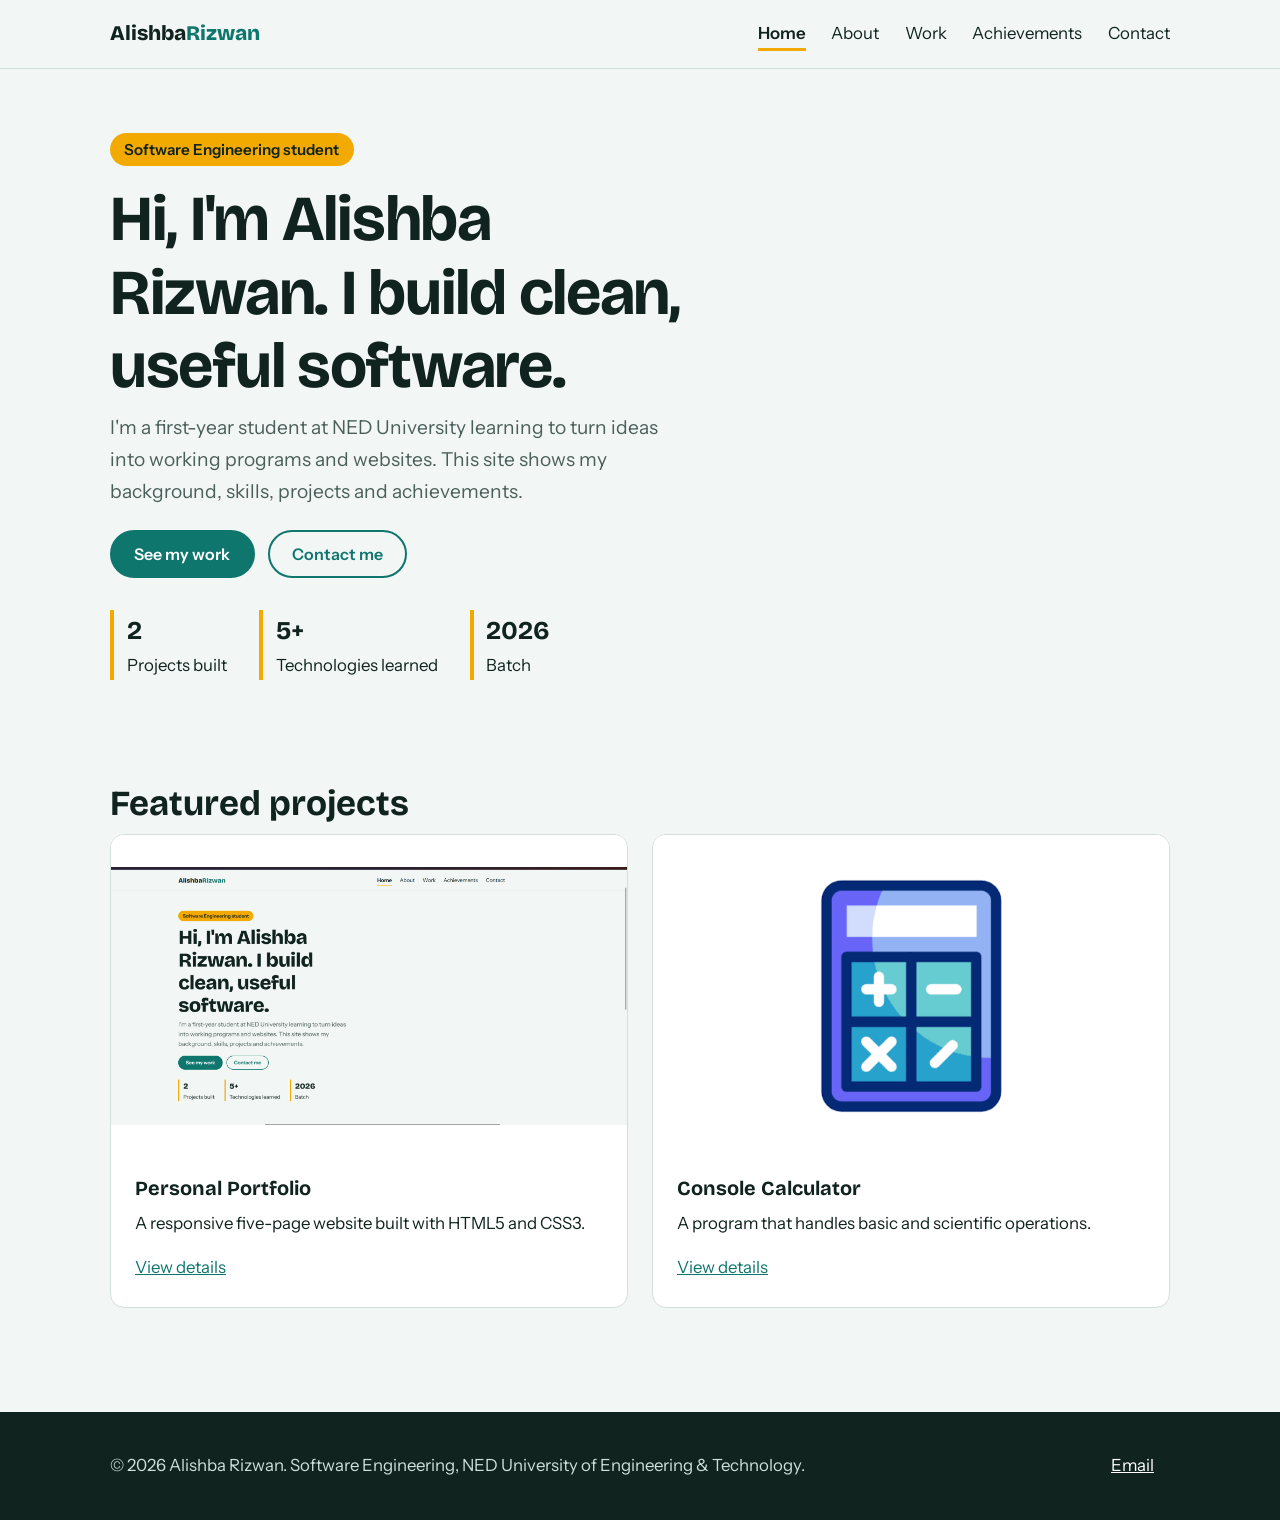
<file: index.html>
<!DOCTYPE html>
<html lang="en">
<head>
<meta charset="UTF-8">
<meta name="viewport" content="width=device-width, initial-scale=1">
<meta name="description" content="Personal portfolio of Alishba Rizwan, a Software Engineering student at NED University.">
<title>Home | Alishba Rizwan</title>
<link rel="preconnect" href="https://fonts.googleapis.com">
<link rel="stylesheet" href="https://fonts.googleapis.com/css2?family=Bricolage+Grotesque:wght@600;800&family=Instrument+Sans:wght@400;600&display=swap">
<link rel="stylesheet" href="style.css">
</head>
<body>
<header class="site-header">
  <div class="wrap">
    <a class="logo" href="index.html">Alishba<span>Rizwan</span></a>
    <input type="checkbox" id="nav-toggle" class="nav-toggle" aria-label="Toggle menu">
    <label for="nav-toggle" class="nav-btn">Menu</label>
    <nav class="nav" aria-label="Main">
      <ul>
        <li><a href="index.html" aria-current="page">Home</a></li>
        <li><a href="about.html">About</a></li>
        <li><a href="work.html">Work</a></li>
        <li><a href="achievements.html">Achievements</a></li>
        <li><a href="contact.html">Contact</a></li>
      </ul>
    </nav>
  </div>
</header>
<main>
<section class="hero">
  <div class="wrap">
    <div>
      <span class="tag">Software Engineering student</span>
      <h1>Hi, I'm Alishba Rizwan. I build clean, useful software.</h1>
      <p class="lead">I'm a first-year student at NED University learning to turn ideas into working programs and websites. This site shows my background, skills, projects and achievements.</p>
      <div class="btn-row">
        <a class="btn" href="work.html">See my work</a>
        <a class="btn ghost" href="contact.html">Contact me</a>
      </div>
      <div class="stats">
        <div><strong>2</strong>Projects built</div>
        <div><strong>5+</strong>Technologies learned</div>
        <div><strong>2026</strong>Batch</div>
      </div>
    </div>
  </div>
</section>

<section>
  <div class="wrap">
    <h2>Featured projects</h2>
    <div class="grid two">
      <article class="card flat">
        <img src="images/project1.png" alt="Preview of the student portfolio website" width="640" height="420">
        <div class="body"><h3>Personal Portfolio</h3><p>A responsive five-page website built with HTML5 and CSS3.</p><a href="work.html">View details</a></div>
      </article>
      <article class="card flat">
        <img src="images/project2.png" alt="Preview of the calculator project" width="640" height="420">
        <div class="body"><h3>Console Calculator</h3><p>A program that handles basic and scientific operations.</p><a href="projects/calculator/index.html">View details</a></div>
      </article>
    </div>
  </div>
</section>
</main>
<footer class="site-footer">
  <div class="wrap">
    <p>&copy; 2026 Alishba Rizwan. Software Engineering, NED University of Engineering &amp; Technology.</p>
    <p><a href="mailto:alishbar237@gmail.com">Email</a></p>
  </div>
</footer>
</body>
</html>
</file>
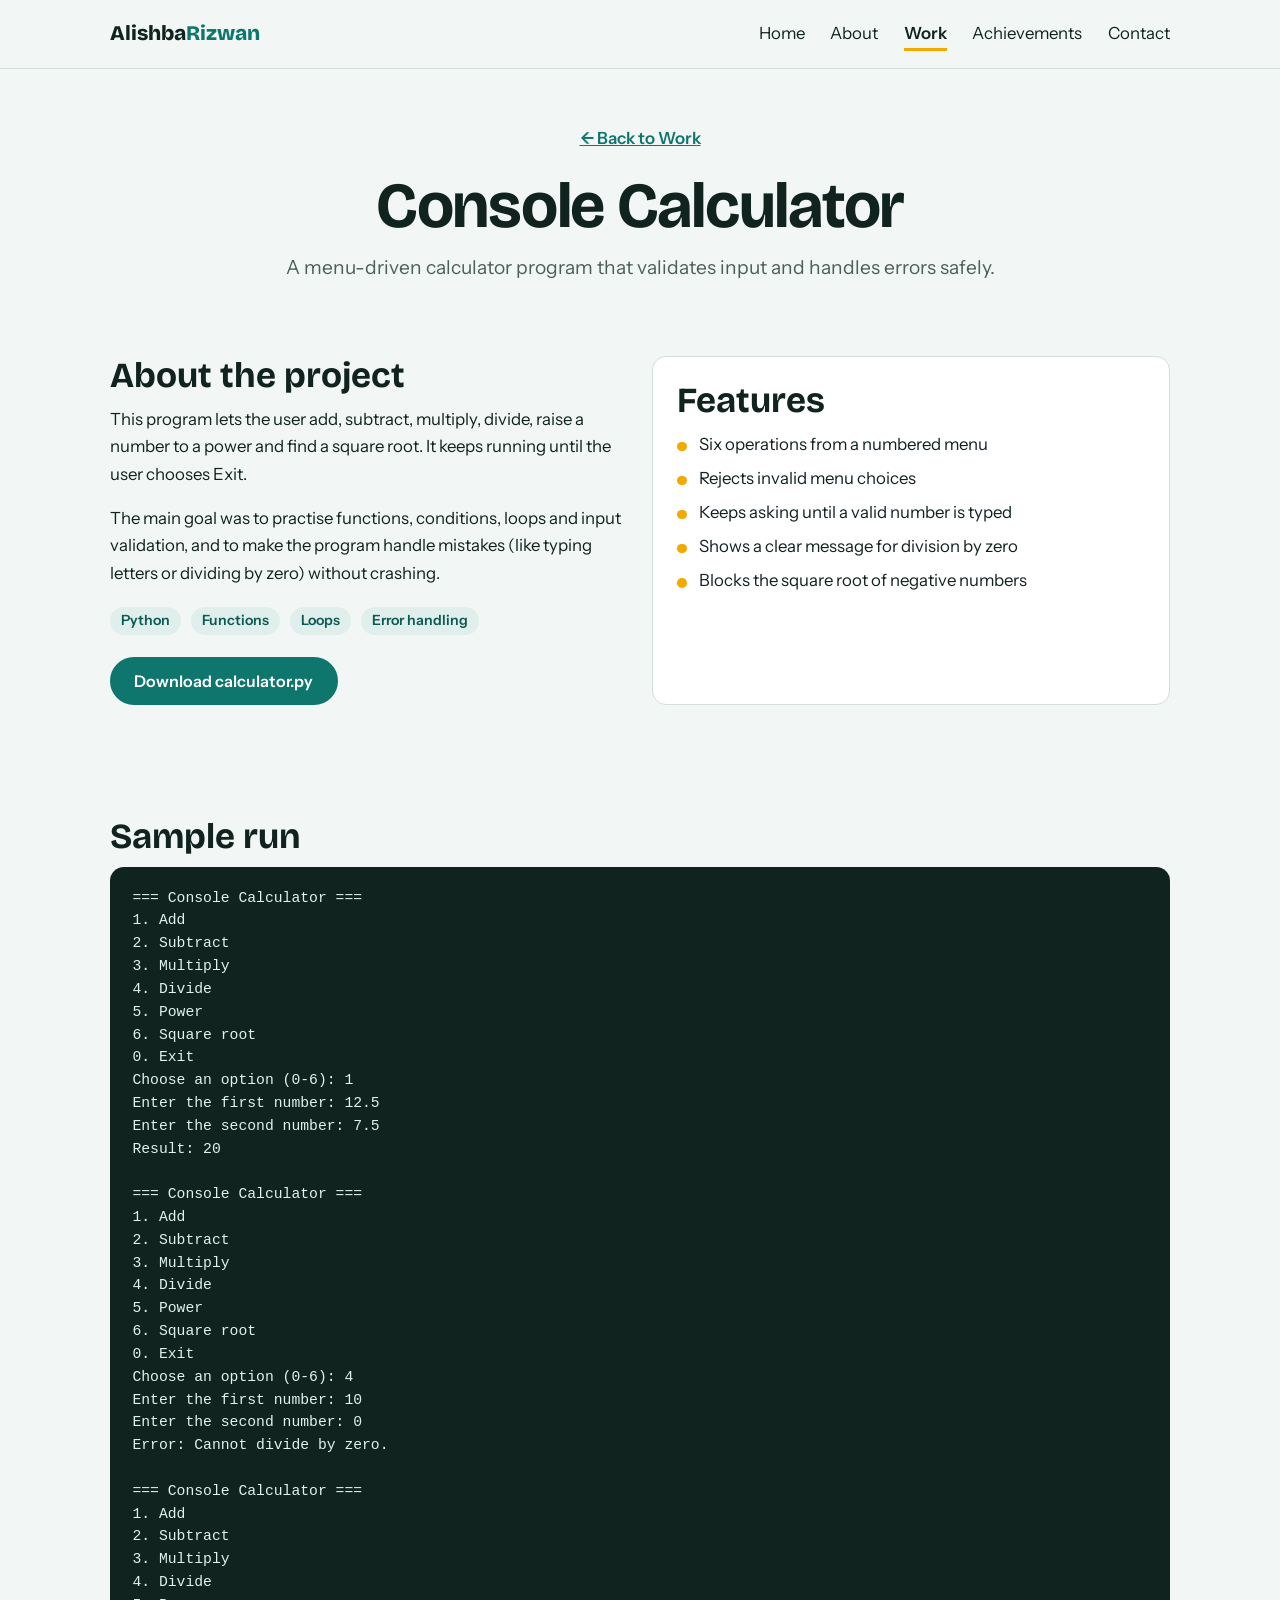
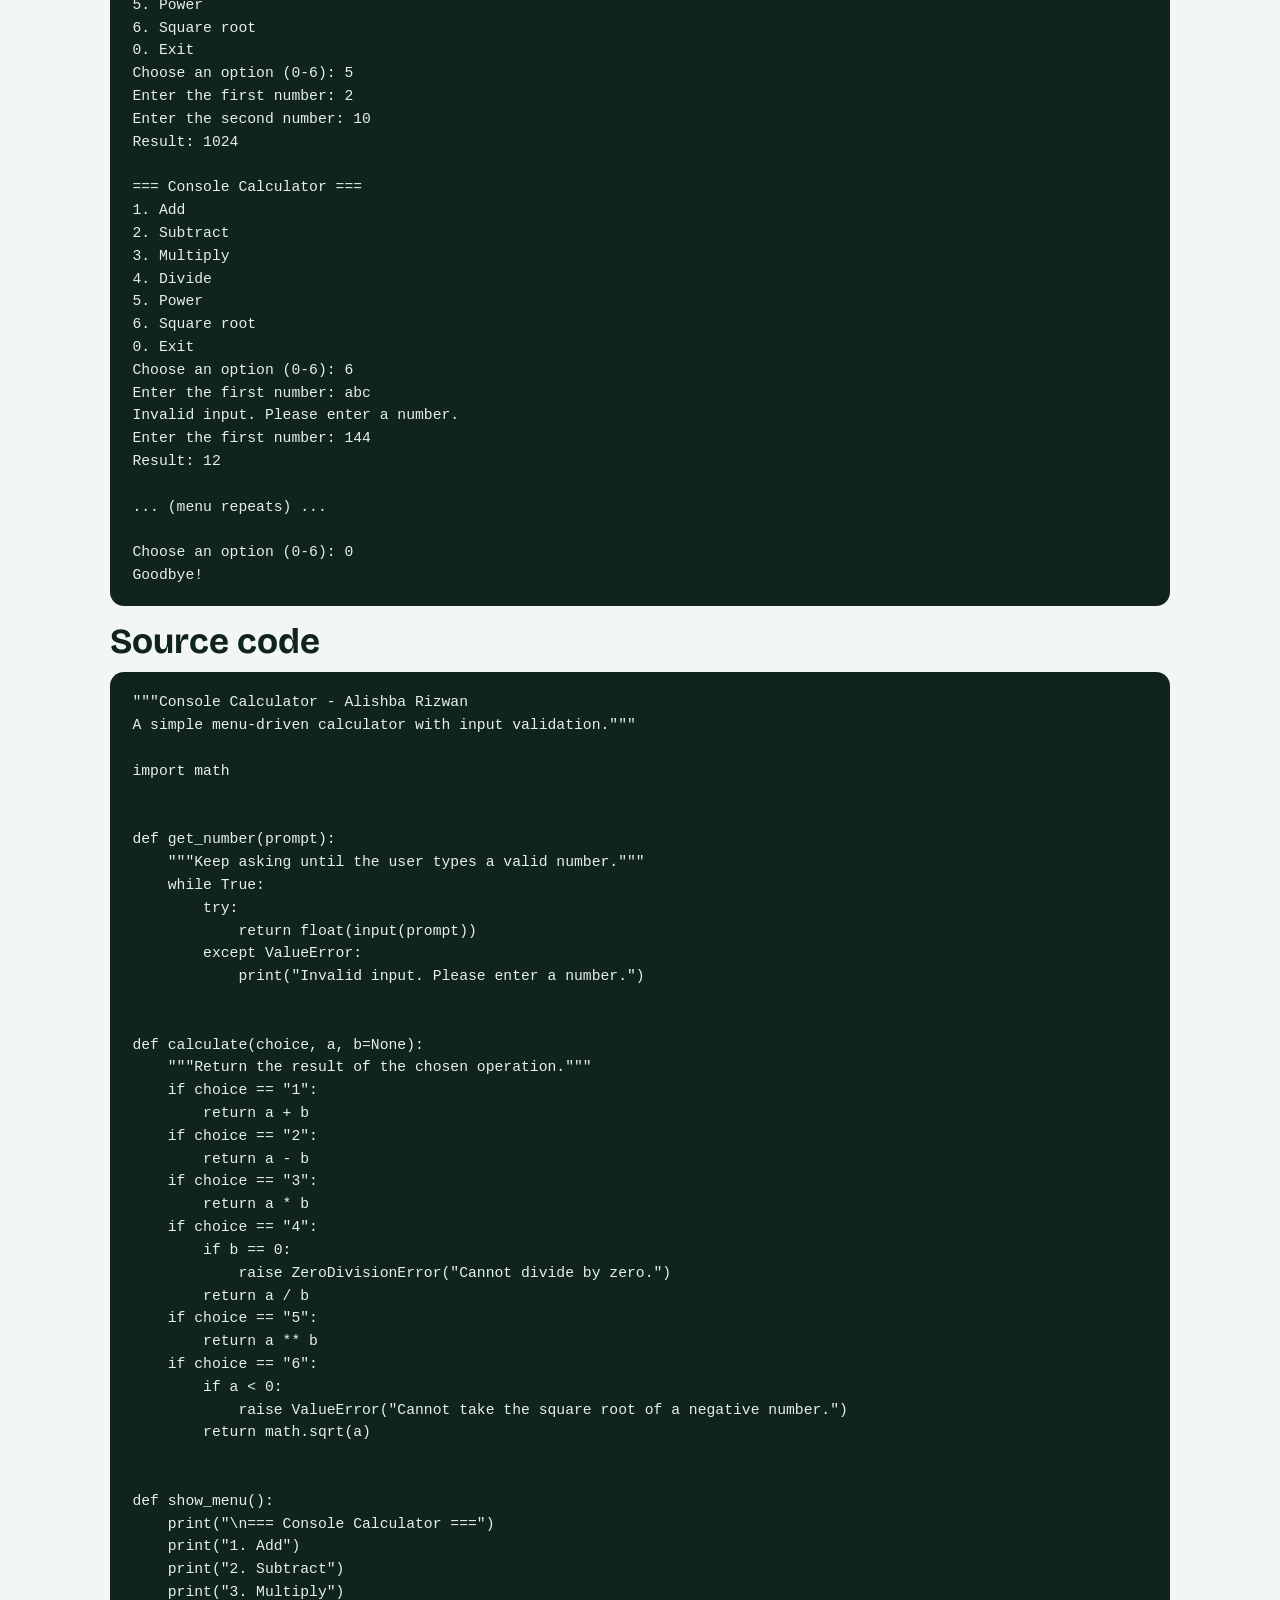
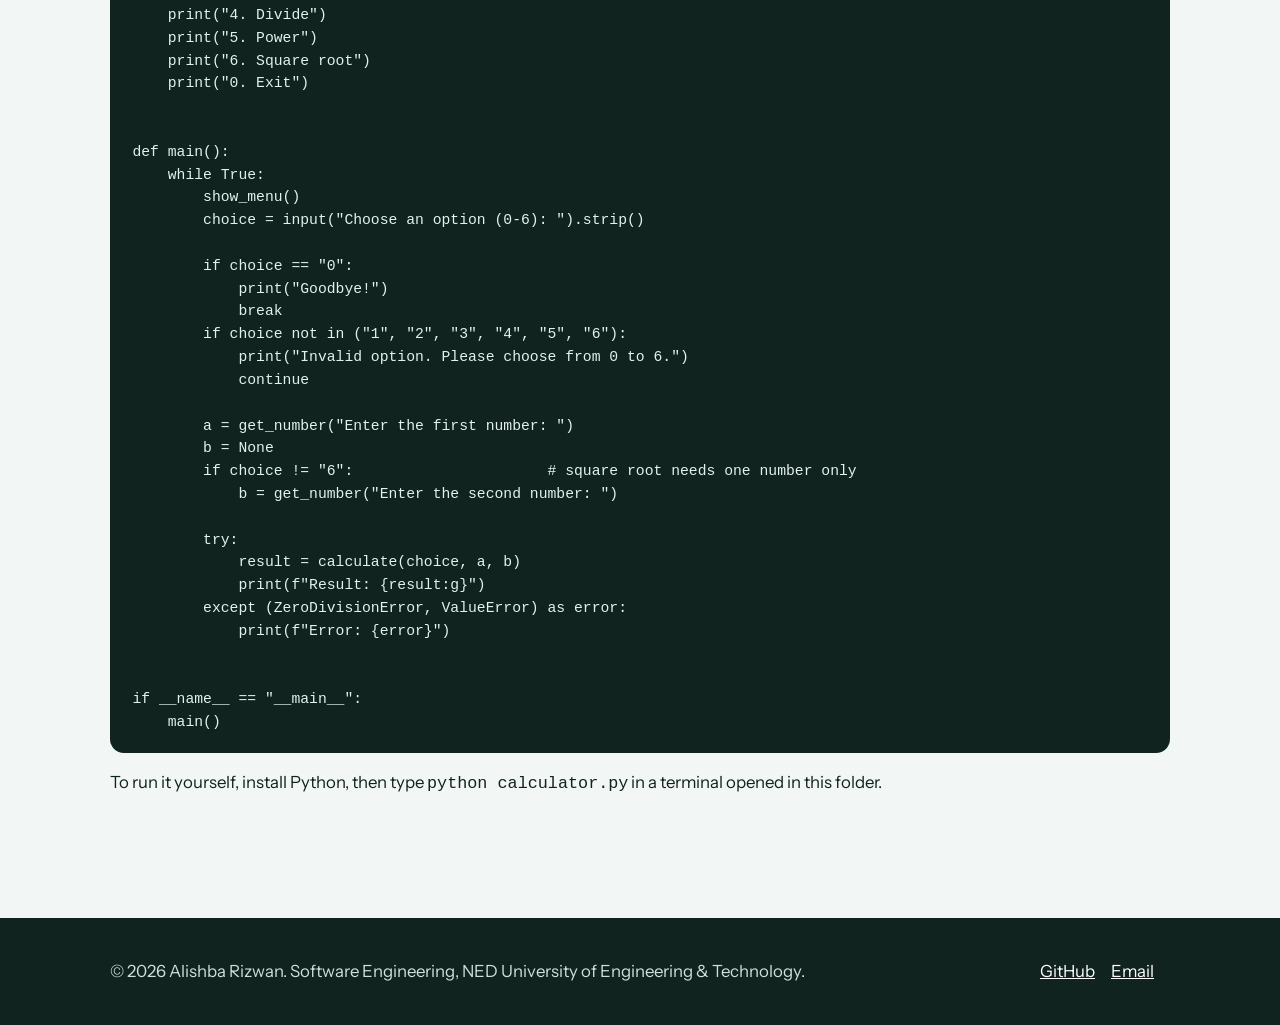
<file: projects/calculator/index.html>
<!DOCTYPE html>
<html lang="en">
<head>
<meta charset="UTF-8">
<meta name="viewport" content="width=device-width, initial-scale=1">
<meta name="description" content="Console Calculator - project by Alishba Rizwan.">
<title>Console Calculator | Alishba Rizwan</title>
<link rel="stylesheet" href="https://fonts.googleapis.com/css2?family=Bricolage+Grotesque:wght@600;800&family=Instrument+Sans:wght@400;600&display=swap">
<link rel="stylesheet" href="../../style.css">
</head>
<body>
<header class="site-header">
  <div class="wrap">
    <a class="logo" href="../../index.html">Alishba<span>Rizwan</span></a>
    <input type="checkbox" id="nav-toggle" class="nav-toggle" aria-label="Toggle menu">
    <label for="nav-toggle" class="nav-btn">Menu</label>
    <nav class="nav" aria-label="Main">
      <ul>
        <li><a href="../../index.html">Home</a></li>
        <li><a href="../../about.html">About</a></li>
        <li><a href="../../work.html" aria-current="page">Work</a></li>
        <li><a href="../../achievements.html">Achievements</a></li>
        <li><a href="../../contact.html">Contact</a></li>
      </ul>
    </nav>
  </div>
</header>
<main>
<div class="wrap">
  <div class="page-title">
    <a class="back" href="../../work.html">&larr; Back to Work</a>
    <h1>Console Calculator</h1>
    <p class="lead">A menu-driven calculator program that validates input and handles errors safely.</p>
  </div>
</div>

<section>
  <div class="wrap grid two">
    <div>
      <h2>About the project</h2>
      <p>This program lets the user add, subtract, multiply, divide, raise a number to a power and find a square root. It keeps running until the user chooses Exit.</p>
      <p>The main goal was to practise functions, conditions, loops and input validation, and to make the program handle mistakes (like typing letters or dividing by zero) without crashing.</p>
      <p class="meta"><span class="chip">Python</span><span class="chip">Functions</span><span class="chip">Loops</span><span class="chip">Error handling</span></p>
      <div class="btn-row"><a class="btn" href="calculator.py" download>Download calculator.py</a></div>
    </div>
    <div class="card">
      <h2>Features</h2>
      <ul class="tick-list">
        <li>Six operations from a numbered menu</li>
        <li>Rejects invalid menu choices</li>
        <li>Keeps asking until a valid number is typed</li>
        <li>Shows a clear message for division by zero</li>
        <li>Blocks the square root of negative numbers</li>
      </ul>
    </div>
  </div>
</section>

<section>
  <div class="wrap">
    <h2>Sample run</h2>
    <pre class="code-block">=== Console Calculator ===
1. Add
2. Subtract
3. Multiply
4. Divide
5. Power
6. Square root
0. Exit
Choose an option (0-6): 1
Enter the first number: 12.5
Enter the second number: 7.5
Result: 20

=== Console Calculator ===
1. Add
2. Subtract
3. Multiply
4. Divide
5. Power
6. Square root
0. Exit
Choose an option (0-6): 4
Enter the first number: 10
Enter the second number: 0
Error: Cannot divide by zero.

=== Console Calculator ===
1. Add
2. Subtract
3. Multiply
4. Divide
5. Power
6. Square root
0. Exit
Choose an option (0-6): 5
Enter the first number: 2
Enter the second number: 10
Result: 1024

=== Console Calculator ===
1. Add
2. Subtract
3. Multiply
4. Divide
5. Power
6. Square root
0. Exit
Choose an option (0-6): 6
Enter the first number: abc
Invalid input. Please enter a number.
Enter the first number: 144
Result: 12

... (menu repeats) ...

Choose an option (0-6): 0
Goodbye!</pre>
    <h2>Source code</h2>
    <pre class="code-block">&quot;&quot;&quot;Console Calculator - Alishba Rizwan
A simple menu-driven calculator with input validation.&quot;&quot;&quot;

import math


def get_number(prompt):
    &quot;&quot;&quot;Keep asking until the user types a valid number.&quot;&quot;&quot;
    while True:
        try:
            return float(input(prompt))
        except ValueError:
            print(&quot;Invalid input. Please enter a number.&quot;)


def calculate(choice, a, b=None):
    &quot;&quot;&quot;Return the result of the chosen operation.&quot;&quot;&quot;
    if choice == &quot;1&quot;:
        return a + b
    if choice == &quot;2&quot;:
        return a - b
    if choice == &quot;3&quot;:
        return a * b
    if choice == &quot;4&quot;:
        if b == 0:
            raise ZeroDivisionError(&quot;Cannot divide by zero.&quot;)
        return a / b
    if choice == &quot;5&quot;:
        return a ** b
    if choice == &quot;6&quot;:
        if a &lt; 0:
            raise ValueError(&quot;Cannot take the square root of a negative number.&quot;)
        return math.sqrt(a)


def show_menu():
    print(&quot;\n=== Console Calculator ===&quot;)
    print(&quot;1. Add&quot;)
    print(&quot;2. Subtract&quot;)
    print(&quot;3. Multiply&quot;)
    print(&quot;4. Divide&quot;)
    print(&quot;5. Power&quot;)
    print(&quot;6. Square root&quot;)
    print(&quot;0. Exit&quot;)


def main():
    while True:
        show_menu()
        choice = input(&quot;Choose an option (0-6): &quot;).strip()

        if choice == &quot;0&quot;:
            print(&quot;Goodbye!&quot;)
            break
        if choice not in (&quot;1&quot;, &quot;2&quot;, &quot;3&quot;, &quot;4&quot;, &quot;5&quot;, &quot;6&quot;):
            print(&quot;Invalid option. Please choose from 0 to 6.&quot;)
            continue

        a = get_number(&quot;Enter the first number: &quot;)
        b = None
        if choice != &quot;6&quot;:                      # square root needs one number only
            b = get_number(&quot;Enter the second number: &quot;)

        try:
            result = calculate(choice, a, b)
            print(f&quot;Result: {result:g}&quot;)
        except (ZeroDivisionError, ValueError) as error:
            print(f&quot;Error: {error}&quot;)


if __name__ == &quot;__main__&quot;:
    main()
</pre>
    <p>To run it yourself, install Python, then type <code>python calculator.py</code> in a terminal opened in this folder.</p>
  </div>
</section>
</main>
<footer class="site-footer">
  <div class="wrap">
    <p>&copy; 2026 Alishba Rizwan. Software Engineering, NED University of Engineering &amp; Technology.</p>
    <p><a href="https://github.com/AlishbaRiz05">GitHub</a><a href="mailto:alishbar237@gmail.com">Email</a></p>
  </div>
</footer>
</body>
</html>
</file>
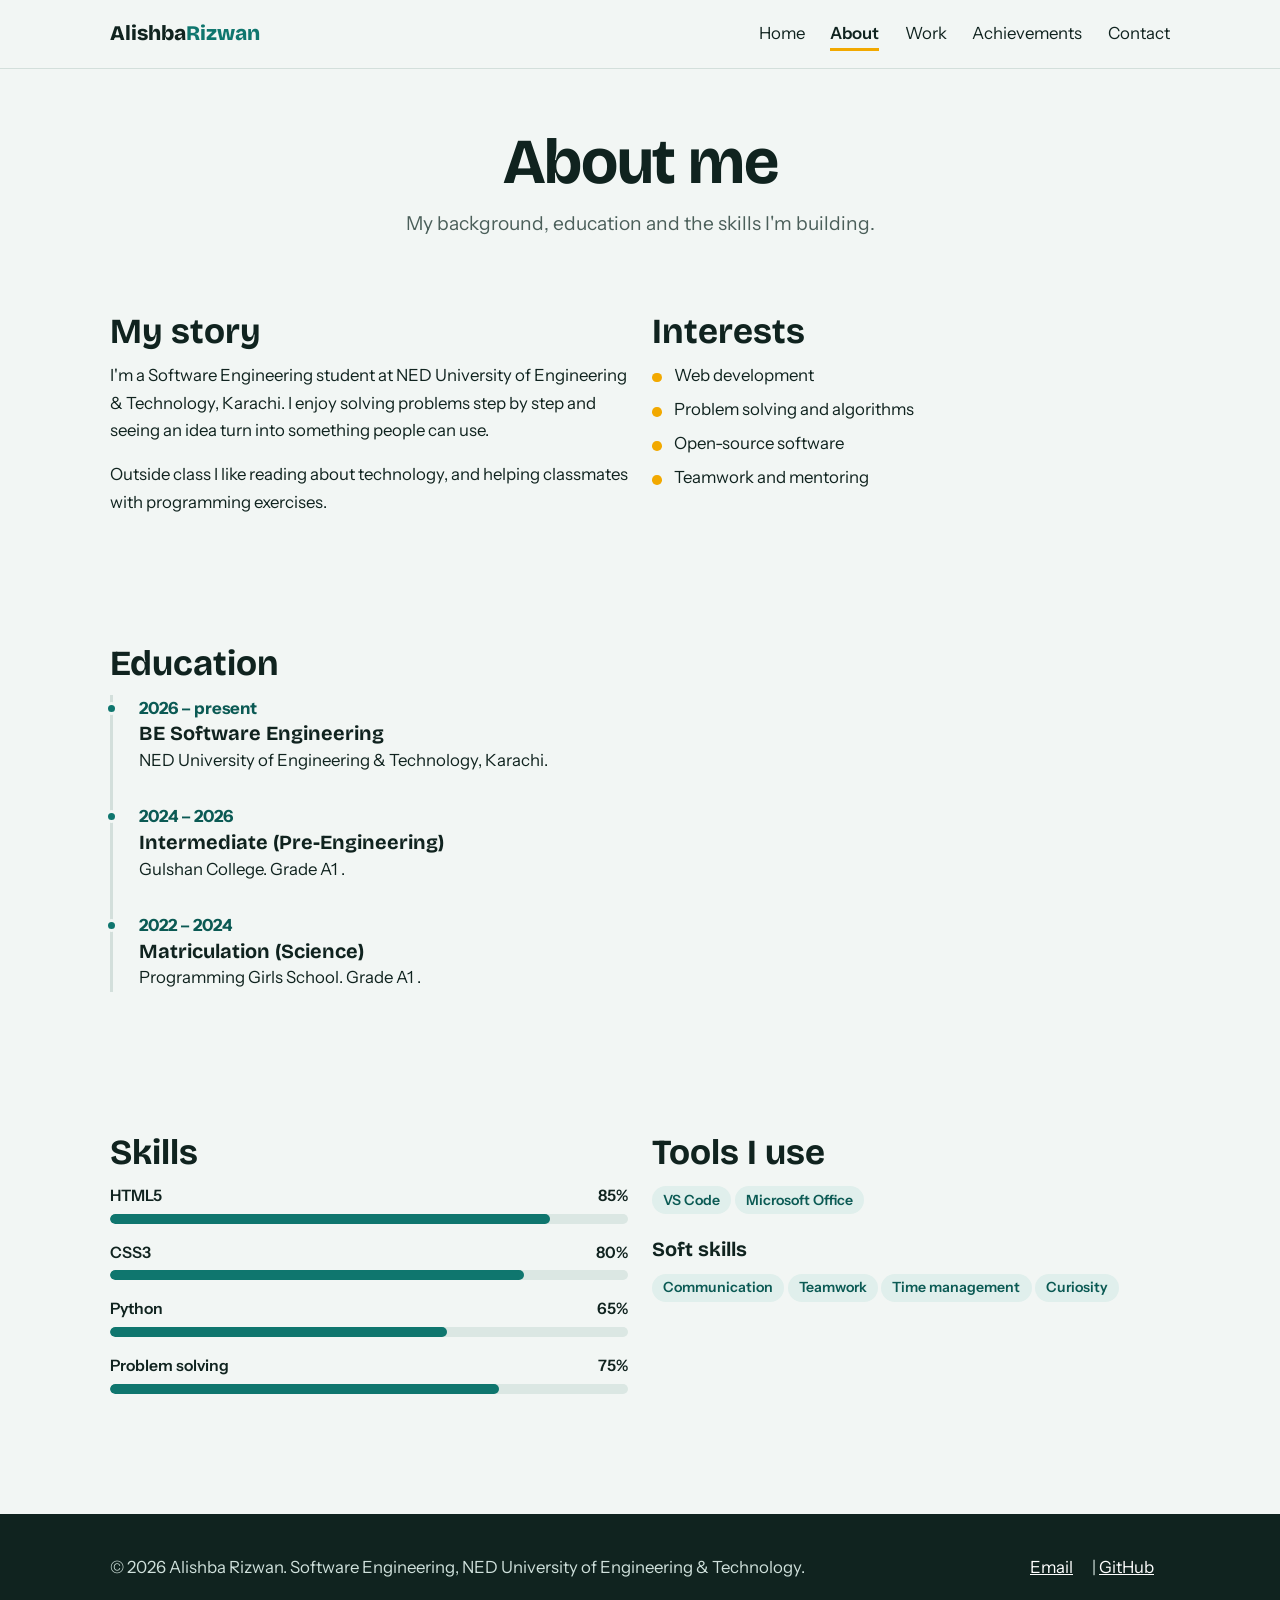
<file: about.html>
<!DOCTYPE html>
<html lang="en">
<head>
<meta charset="UTF-8">
<meta name="viewport" content="width=device-width, initial-scale=1">
<meta name="description" content="Personal portfolio of Alishba Rizwan, a Software Engineering student at NED University.">
<title>About | Alishba Rizwan</title>
<link rel="preconnect" href="https://fonts.googleapis.com">
<link rel="stylesheet" href="https://fonts.googleapis.com/css2?family=Bricolage+Grotesque:wght@600;800&family=Instrument+Sans:wght@400;600&display=swap">
<link rel="stylesheet" href="style.css">
</head>
<body>
<header class="site-header">
  <div class="wrap">
    <a class="logo" href="index.html">Alishba<span>Rizwan</span></a>
    <input type="checkbox" id="nav-toggle" class="nav-toggle" aria-label="Toggle menu">
    <label for="nav-toggle" class="nav-btn">Menu</label>
    <nav class="nav" aria-label="Main">
      <ul>
        <li><a href="index.html">Home</a></li>
        <li><a href="about.html" aria-current="page">About</a></li>
        <li><a href="work.html">Work</a></li>
        <li><a href="achievements.html">Achievements</a></li>
        <li><a href="contact.html">Contact</a></li>
      </ul>
    </nav>
  </div>
</header>
<main>
<div class="wrap">
  <div class="page-title">
    <h1>About me</h1>
    <p class="lead">My background, education and the skills I'm building.</p>
  </div>
</div>

<section>
  <div class="wrap grid two">
    <div>
      <h2>My story</h2>
      <p>I'm a Software Engineering student at NED University of Engineering &amp; Technology, Karachi. I enjoy solving problems step by step and seeing an idea turn into something people can use.</p>
      <p>Outside class I like reading about technology, and helping classmates with programming exercises. </p>
    </div>
    <div>
      <h2>Interests</h2>
      <ul class="tick-list">
        <li>Web development</li>
        <li>Problem solving and algorithms</li>
        <li>Open-source software</li>
        <li>Teamwork and mentoring</li>
      </ul>
    </div>
  </div>
</section>

<section>
  <div class="wrap">
    <h2>Education</h2>
    <ul class="timeline">
      <li><span class="when">2026 – present</span><h3>BE Software Engineering</h3><p>NED University of Engineering &amp; Technology, Karachi.</p></li>
      <li><span class="when">2024 – 2026</span><h3>Intermediate (Pre-Engineering)</h3><p>Gulshan College. Grade A1 .</p></li>
      <li><span class="when">2022 – 2024</span><h3>Matriculation (Science)</h3><p>Programming Girls School. Grade A1 .</p></li>
    </ul>
  </div>
</section>

<section>
  <div class="wrap grid two">
    <div>
      <h2>Skills</h2>
      <div class="skill"><div class="skill-top"><span>HTML5</span><span>85%</span></div><div class="bar"><i style="width:85%"></i></div></div>
      <div class="skill"><div class="skill-top"><span>CSS3</span><span>80%</span></div><div class="bar"><i style="width:80%"></i></div></div>
      <div class="skill"><div class="skill-top"><span>Python</span><span>65%</span></div><div class="bar"><i style="width:65%"></i></div></div>
      <div class="skill"><div class="skill-top"><span>Problem solving</span><span>75%</span></div><div class="bar"><i style="width:75%"></i></div></div>
    </div>
    <div>
      <h2>Tools I use</h2>
      <p><span class="chip">VS Code</span><span class="chip">Microsoft Office</span></p>
      <h3 style="margin-top:1.5rem">Soft skills</h3>
      <p><span class="chip">Communication</span><span class="chip">Teamwork</span><span class="chip">Time management</span><span class="chip">Curiosity</span></p>
    </div>
  </div>
</section>
</main>
<footer class="site-footer">
  <div class="wrap">
    <p>&copy; 2026 Alishba Rizwan. Software Engineering, NED University of Engineering &amp; Technology.</p>
    <p><a href="mailto:alishbar237@gmail.com">Email</a> | <a href="https://github.com/AlishbaRiz05">GitHub</a></p>
  </div>
</footer>
</body>
</html>
</file>
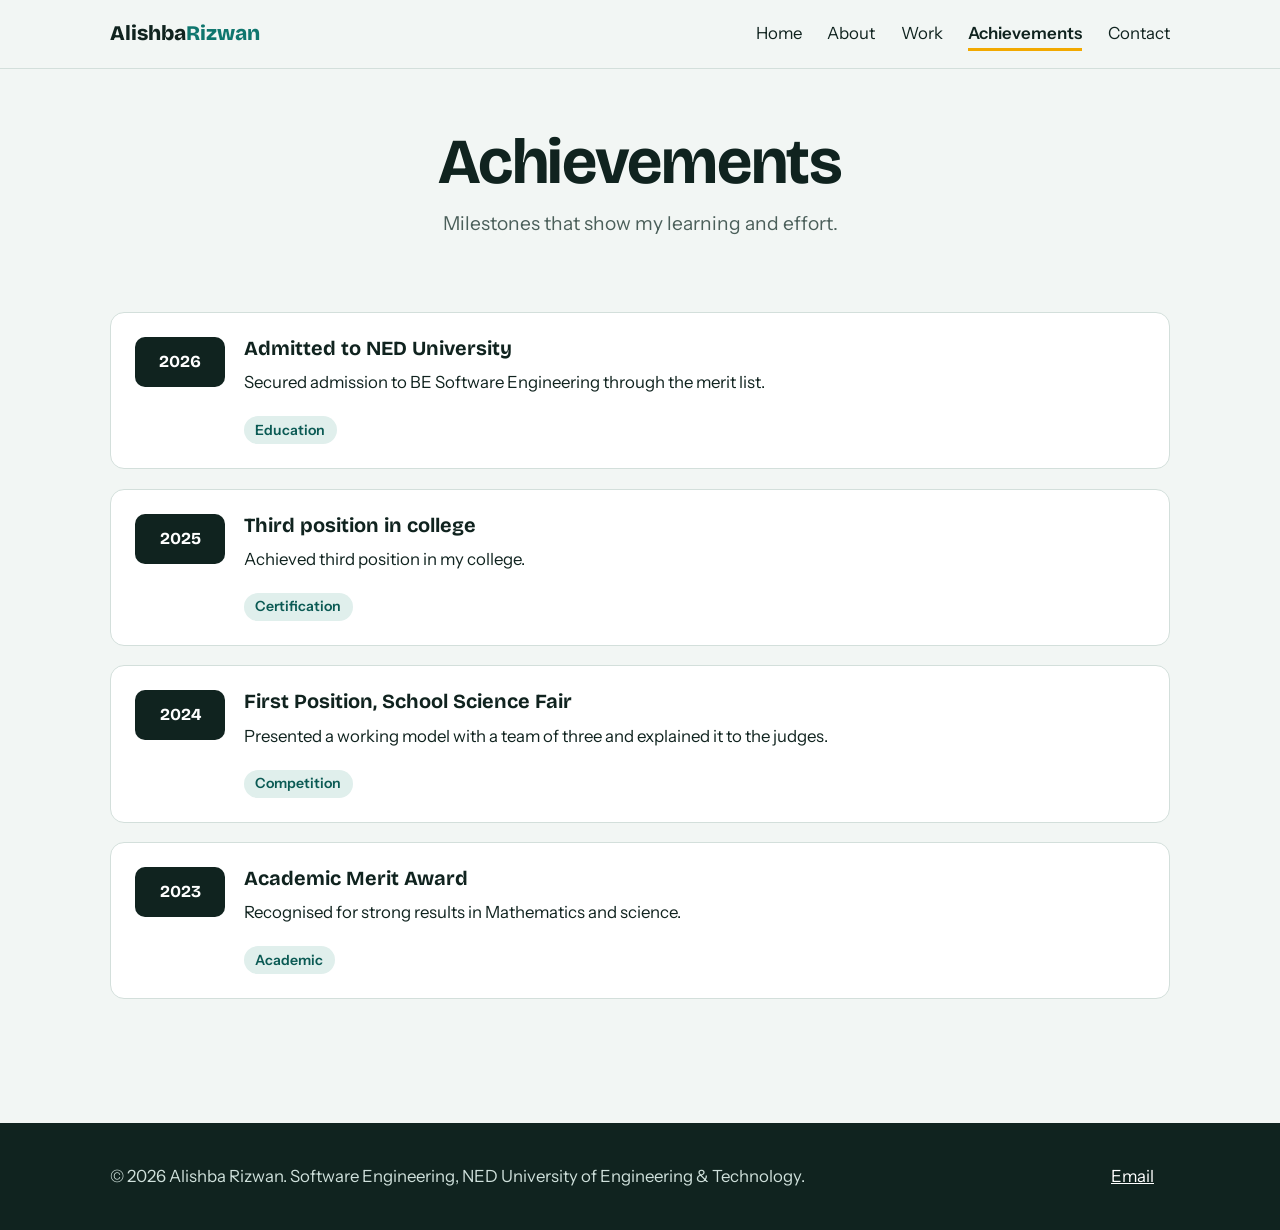
<file: achievements.html>
<!DOCTYPE html>
<html lang="en">
<head>
<meta charset="UTF-8">
<meta name="viewport" content="width=device-width, initial-scale=1">
<meta name="description" content="Personal portfolio of Alishba Rizwan, a Software Engineering student at NED University.">
<title>Achievements | Alishba Rizwan</title>
<link rel="preconnect" href="https://fonts.googleapis.com">
<link rel="stylesheet" href="https://fonts.googleapis.com/css2?family=Bricolage+Grotesque:wght@600;800&family=Instrument+Sans:wght@400;600&display=swap">
<link rel="stylesheet" href="style.css">
</head>
<body>
<header class="site-header">
  <div class="wrap">
    <a class="logo" href="index.html">Alishba<span>Rizwan</span></a>
    <input type="checkbox" id="nav-toggle" class="nav-toggle" aria-label="Toggle menu">
    <label for="nav-toggle" class="nav-btn">Menu</label>
    <nav class="nav" aria-label="Main">
      <ul>
        <li><a href="index.html">Home</a></li>
        <li><a href="about.html">About</a></li>
        <li><a href="work.html">Work</a></li>
        <li><a href="achievements.html" aria-current="page">Achievements</a></li>
        <li><a href="contact.html">Contact</a></li>
      </ul>
    </nav>
  </div>
</header>
<main>
<div class="wrap">
  <div class="page-title">
    <h1>Achievements</h1>
    <p class="lead">Milestones that show my learning and effort.</p>
  </div>
</div>

<section>
  <div class="wrap">
    <article class="card achievement"><div class="year">2026</div><div><h3>Admitted to NED University</h3><p>Secured admission to BE Software Engineering through the merit list.</p><span class="chip">Education</span></div></article>
    <article class="card achievement"><div class="year">2025</div><div><h3>Third position in college</h3><p>Achieved third position in my college.</p><span class="chip">Certification</span></div></article>
    <article class="card achievement"><div class="year">2024</div><div><h3>First Position, School Science Fair</h3><p>Presented a working model with a team of three and explained it to the judges.</p><span class="chip">Competition</span></div></article>
    <article class="card achievement"><div class="year">2023</div><div><h3>Academic Merit Award</h3><p>Recognised for strong results in Mathematics and science.</p><span class="chip">Academic</span></div></article>
  </div>
</section>
</main>
<footer class="site-footer">
  <div class="wrap">
    <p>&copy; 2026 Alishba Rizwan. Software Engineering, NED University of Engineering &amp; Technology.</p>
    <p><a href="mailto:alishbar237@gmail.com">Email</a></p>
  </div>
</footer>
</body>
</html>
</file>
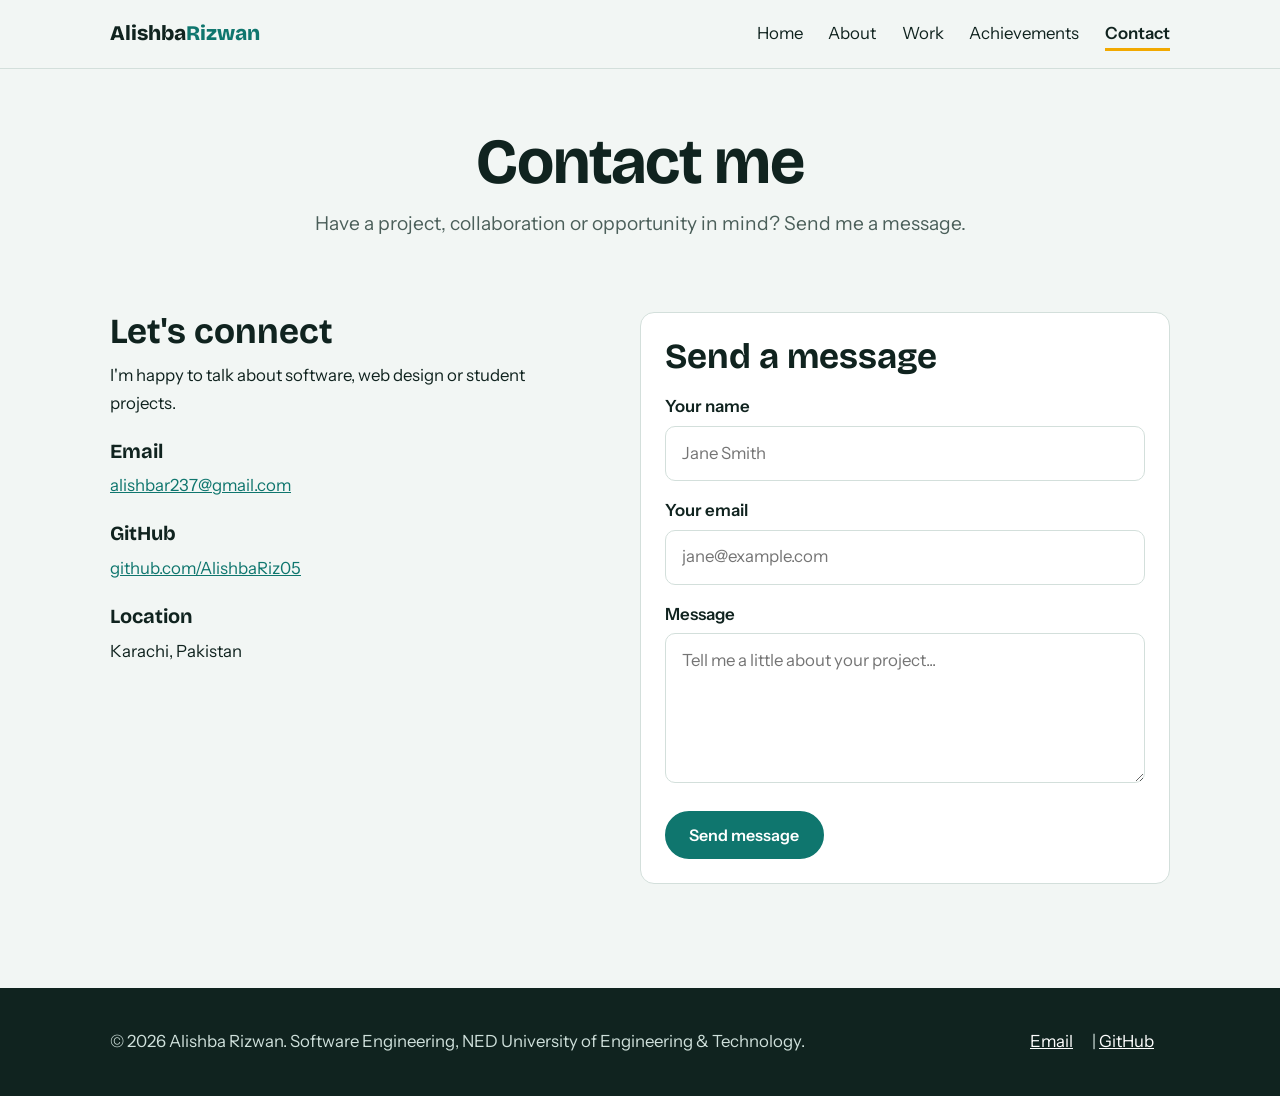
<file: contact.html>
<!DOCTYPE html>
<html lang="en">
<head>
<meta charset="UTF-8">
<meta name="viewport" content="width=device-width, initial-scale=1">
<meta name="description" content="Personal portfolio of Alishba Rizwan, a Software Engineering student at NED University.">
<title>Contact | Alishba Rizwan</title>
<link rel="preconnect" href="https://fonts.googleapis.com">
<link rel="stylesheet" href="https://fonts.googleapis.com/css2?family=Bricolage+Grotesque:wght@600;800&family=Instrument+Sans:wght@400;600&display=swap">
<link rel="stylesheet" href="style.css">
</head>
<body>
<header class="site-header">
  <div class="wrap">
    <a class="logo" href="index.html">Alishba<span>Rizwan</span></a>
    <input type="checkbox" id="nav-toggle" class="nav-toggle" aria-label="Toggle menu">
    <label for="nav-toggle" class="nav-btn">Menu</label>
    <nav class="nav" aria-label="Main">
      <ul>
        <li><a href="index.html">Home</a></li>
        <li><a href="about.html">About</a></li>
        <li><a href="work.html">Work</a></li>
        <li><a href="achievements.html">Achievements</a></li>
        <li><a href="contact.html" aria-current="page">Contact</a></li>
      </ul>
    </nav>
  </div>
</header>
<main>
<div class="wrap">
  <div class="page-title">
    <h1>Contact me</h1>
    <p class="lead">Have a project, collaboration or opportunity in mind? Send me a message.</p>
  </div>
</div>

<section>
  <div class="wrap contact-grid">
    <div>
      <h2>Let's connect</h2>
      <p>I'm happy to talk about software, web design or student projects.</p>
      <h3>Email</h3>
      <p><a href="mailto:alishbar237@gmail.com">alishbar237@gmail.com</a></p>
      <h3>GitHub</h3>
      <p><a href="https://github.com/AlishbaRiz05">github.com/AlishbaRiz05</a></p>
      <h3>Location</h3>
      <p>Karachi, Pakistan</p>
      
    </div>
    <div class="card">
      <h2>Send a message</h2>
      <form action="mailto:alishbar237@gmail.com" method="post" enctype="text/plain">
        <label for="name">Your name</label>
        <input type="text" id="name" name="name" placeholder="Jane Smith" required>
        <label for="email">Your email</label>
        <input type="email" id="email" name="email" placeholder="jane@example.com" required>
        <label for="message">Message</label>
        <textarea id="message" name="message" placeholder="Tell me a little about your project..." required></textarea>
        <button class="btn" type="submit">Send message</button>
      </form>
    </div>
  </div>
</section>
</main>
<footer class="site-footer">
  <div class="wrap">
    <p>&copy; 2026 Alishba Rizwan. Software Engineering, NED University of Engineering &amp; Technology.</p>
    <p><a href="mailto:alishbar237@gmail.com">Email</a> | <a href="https://github.com/AlishbaRiz05">GitHub</a></p>
  </div>
</footer>
</body>
</html>
</file>
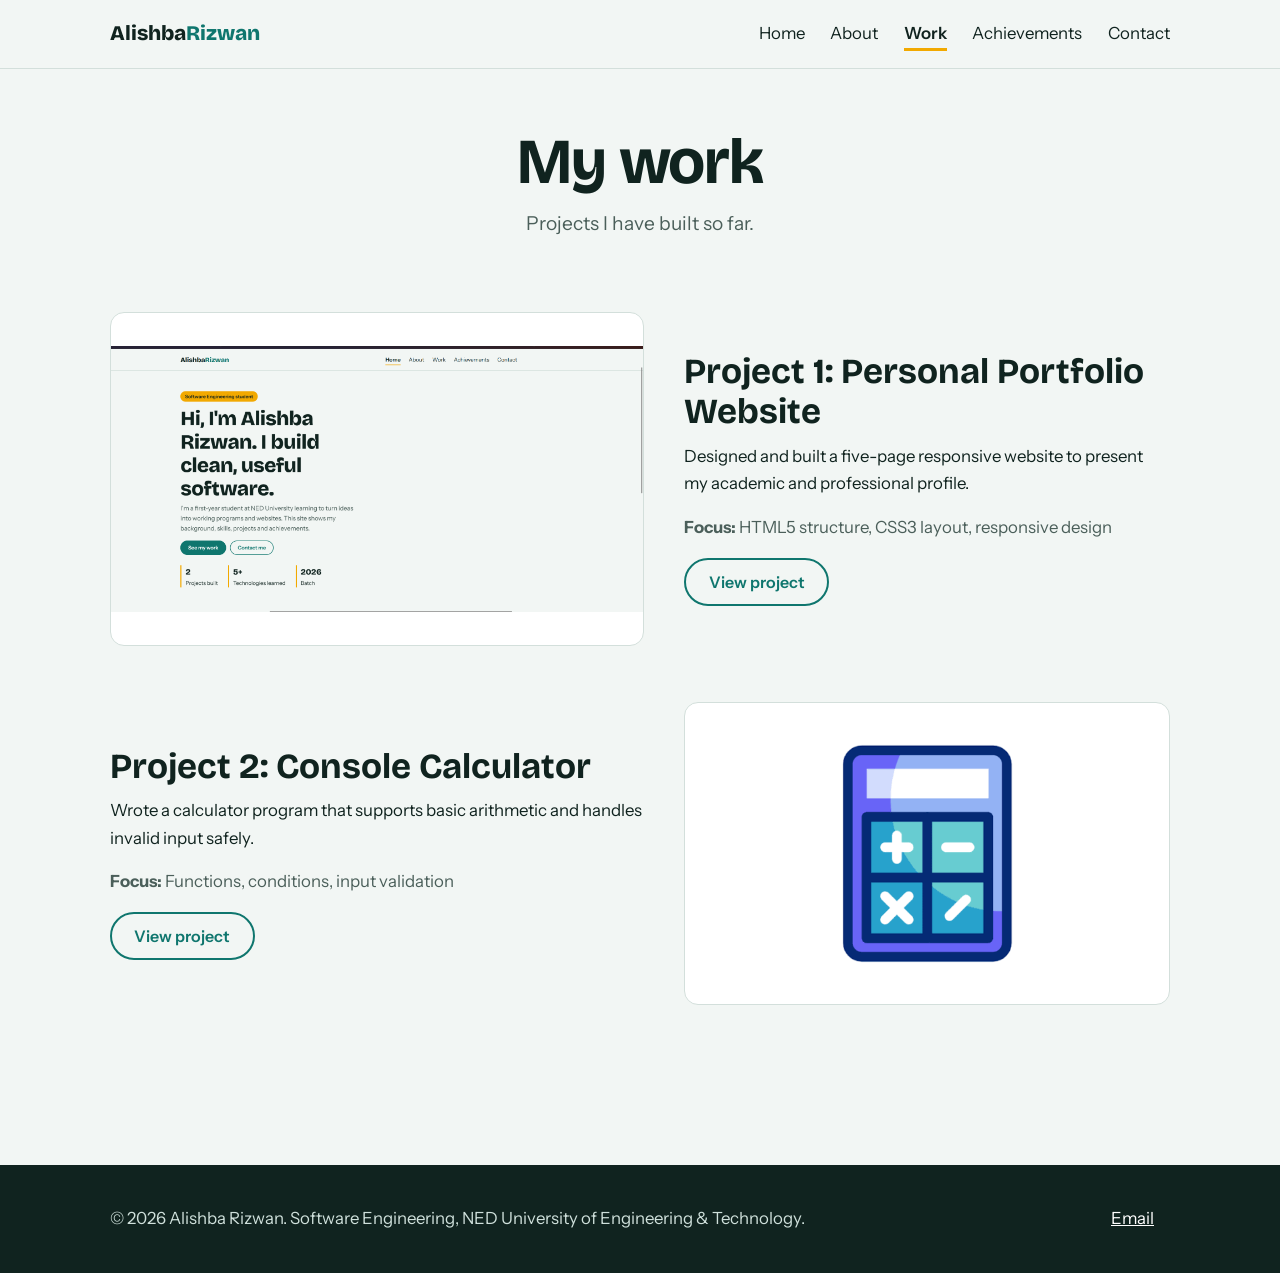
<file: work.html>
<!DOCTYPE html>
<html lang="en">
<head>
<meta charset="UTF-8">
<meta name="viewport" content="width=device-width, initial-scale=1">
<meta name="description" content="Personal portfolio of Alishba Rizwan, a Software Engineering student at NED University.">
<title>Work | Alishba Rizwan</title>
<link rel="preconnect" href="https://fonts.googleapis.com">
<link rel="stylesheet" href="https://fonts.googleapis.com/css2?family=Bricolage+Grotesque:wght@600;800&family=Instrument+Sans:wght@400;600&display=swap">
<link rel="stylesheet" href="style.css">
</head>
<body>
<header class="site-header">
  <div class="wrap">
    <a class="logo" href="index.html">Alishba<span>Rizwan</span></a>
    <input type="checkbox" id="nav-toggle" class="nav-toggle" aria-label="Toggle menu">
    <label for="nav-toggle" class="nav-btn">Menu</label>
    <nav class="nav" aria-label="Main">
      <ul>
        <li><a href="index.html">Home</a></li>
        <li><a href="about.html">About</a></li>
        <li><a href="work.html" aria-current="page">Work</a></li>
        <li><a href="achievements.html">Achievements</a></li>
        <li><a href="contact.html">Contact</a></li>
      </ul>
    </nav>
  </div>
</header>
<main>
<div class="wrap">
  <div class="page-title">
    <h1>My work</h1>
    <p class="lead">Projects I have built so far.</p>
  </div>
</div>

<section>
  <div class="wrap">
    <article class="project">
      <img src="images/project1.png" alt="Preview of the portfolio website project" width="640" height="420">
      <div>
        <h2>Project 1: Personal Portfolio Website</h2>
        <p>Designed and built a five-page responsive website to present my academic and professional profile.</p>
        <p class="focus"><strong>Focus:</strong> HTML5 structure, CSS3 layout, responsive design</p>
        <a class="btn ghost" href="index.html">View project</a>
      </div>
    </article>
    <article class="project">
      <img src="images/project2.png" alt="Preview of the calculator project" width="640" height="420">
      <div>
        <h2>Project 2: Console Calculator</h2>
        <p>Wrote a calculator program that supports basic arithmetic and handles invalid input safely.</p>
        <p class="focus"><strong>Focus:</strong> Functions, conditions, input validation</p>
        <a class="btn ghost" href="projects/calculator/index.html">View project</a>
      </div>
    </article>
  </div>
</section>


</main>
<footer class="site-footer">
  <div class="wrap">
    <p>&copy; 2026 Alishba Rizwan. Software Engineering, NED University of Engineering &amp; Technology.</p>
    <p><a  href="mailto:alishbar237@gmail.com">Email</a></p>
  </div>
</footer>
</body>
</html>
</file>
<file: style.css>
/* ===== Design tokens ===== */
:root{
  --bg:#f2f6f4; --surface:#ffffff; --ink:#10231f; --muted:#4b5f5a;
  --accent:#0f766e; --accent-dark:#0b5a54; --highlight:#f2a900; --line:#d3dfdb;
  --radius:14px; --max:1100px;
  --font-head:"Bricolage Grotesque","Trebuchet MS",Arial,sans-serif;
  --font-body:"Instrument Sans","Segoe UI",Arial,sans-serif;
}
*,*::before,*::after{box-sizing:border-box}
html{scroll-behavior:smooth}
body{margin:0;background:var(--bg);color:var(--ink);font-family:var(--font-body);font-size:1.05rem;line-height:1.65}
img{max-width:100%;height:auto;display:block}
a{color:var(--accent)}
h1,h2,h3{font-family:var(--font-head);line-height:1.15;margin:0 0 .6rem}
h1{font-size:clamp(2.2rem,6vw,4rem);letter-spacing:-.02em}
h2{font-size:clamp(1.6rem,3.5vw,2.2rem)}
h3{font-size:1.25rem}
p{margin:0 0 1rem}
:focus-visible{outline:3px solid var(--highlight);outline-offset:3px}
.wrap{max-width:var(--max);margin:0 auto;padding:0 1.25rem}
section{padding:3.5rem 0}
.lead{font-size:1.2rem;color:var(--muted);max-width:60ch}

/* ===== Header / navigation ===== */
.site-header{position:sticky;top:0;z-index:20;background:var(--bg);border-bottom:1px solid var(--line)}
.site-header .wrap{display:flex;align-items:center;justify-content:space-between;min-height:68px}
.logo{font-family:var(--font-head);font-weight:800;font-size:1.3rem;color:var(--ink);text-decoration:none}
.logo span{color:var(--accent)}
.nav-toggle,.nav-btn{display:none}
.nav ul{list-style:none;display:flex;gap:1.6rem;margin:0;padding:0}
.nav a{color:var(--ink);text-decoration:none;padding:.3rem 0;border-bottom:3px solid transparent}
.nav a:hover{border-bottom-color:var(--line)}
.nav a[aria-current="page"]{border-bottom-color:var(--highlight);font-weight:600}

/* ===== Buttons ===== */
.btn{display:inline-block;background:var(--accent);color:#fff;border:2px solid var(--accent);padding:.75rem 1.4rem;border-radius:999px;font:600 1rem var(--font-body);text-decoration:none;cursor:pointer;transition:background .2s}
.btn:hover{background:var(--accent-dark);border-color:var(--accent-dark)}
.btn.ghost{background:transparent;color:var(--accent)}
.btn.ghost:hover{background:var(--accent);color:#fff}
.btn-row{display:flex;flex-wrap:wrap;gap:.8rem;margin-top:1.4rem}

/* ===== Hero (home) ===== */
.hero{padding:4rem 0 3rem}
.hero .wrap{display:grid;grid-template-columns:1.3fr 1fr;gap:3rem;align-items:center}
.hero .tag{display:inline-block;background:var(--highlight);color:var(--ink);font-weight:600;padding:.25rem .9rem;border-radius:999px;font-size:.95rem;margin-bottom:1rem}
.arch{border-radius:999px 999px var(--radius) var(--radius);overflow:hidden;border:6px solid var(--surface);box-shadow:0 0 0 2px var(--line)}
.stats{display:flex;gap:2rem;flex-wrap:wrap;margin-top:2rem}
.stats div{border-left:4px solid var(--highlight);padding-left:.8rem}
.stats strong{display:block;font-family:var(--font-head);font-size:1.6rem}

/* ===== Page title ===== */
.page-title{padding:3.5rem 0 1rem;text-align:center}
.page-title .lead{margin:.5rem auto 0}

/* ===== Cards & grids ===== */
.grid{display:grid;gap:1.5rem}
.grid.two{grid-template-columns:repeat(2,1fr)}
.grid.three{grid-template-columns:repeat(3,1fr)}
.card{background:var(--surface);border:1px solid var(--line);border-radius:var(--radius);padding:1.5rem}
.card.flat{padding:0;overflow:hidden}
.card.flat .body{padding:1.25rem 1.5rem 1.6rem}
.card.flat>img,.project>img{width:100%;aspect-ratio:16/10;object-fit:contain;background:var(--surface)}
.chip{display:inline-block;background:#e0efec;color:var(--accent-dark);padding:.15rem .7rem;border-radius:999px;font-size:.88rem;font-weight:600;margin:.2rem .2rem 0 0}

/* ===== Work page: alternating project rows ===== */
.project{display:grid;grid-template-columns:1.1fr 1fr;gap:2.5rem;align-items:center;margin-bottom:3.5rem}
.project:nth-child(even) img{order:2}
.project img{border-radius:var(--radius);border:1px solid var(--line)}
.project .focus{color:var(--muted)}

/* ===== About ===== */
.about-banner{border-radius:var(--radius);width:100%;max-height:340px;object-fit:cover}
.skill{margin-bottom:1rem}
.skill-top{display:flex;justify-content:space-between;font-weight:600;font-size:.98rem}
.bar{height:10px;background:#dbe7e3;border-radius:999px;overflow:hidden;margin-top:.3rem}
.bar i{display:block;height:100%;background:var(--accent);border-radius:999px}
.tick-list{list-style:none;padding:0;margin:0}
.tick-list li{padding-left:1.4rem;position:relative;margin-bottom:.4rem}
.tick-list li::before{content:"";position:absolute;left:0;top:.65em;width:.6rem;height:.6rem;background:var(--highlight);border-radius:50%}

/* ===== Timeline (education / experience / achievements) ===== */
.timeline{list-style:none;margin:0;padding:0 0 0 1.6rem;border-left:3px solid var(--line)}
.timeline li{position:relative;margin-bottom:1.8rem}
.timeline li::before{content:"";position:absolute;left:calc(-1.6rem - 8px);top:.45rem;width:13px;height:13px;border-radius:50%;background:var(--accent);border:3px solid var(--bg)}
.timeline .when{font-weight:700;color:var(--accent-dark)}
.timeline h3{margin-bottom:.1rem}

.achievement{display:grid;grid-template-columns:90px 1fr;gap:1.2rem;align-items:start;margin-bottom:1.2rem}
.year{background:var(--ink);color:#fff;font-family:var(--font-head);font-weight:700;text-align:center;border-radius:10px;padding:.7rem 0}

/* ===== Contact ===== */
.contact-grid{display:grid;grid-template-columns:1fr 1.1fr;gap:3rem}
.contact-grid h3{margin-top:1.4rem}
form label{display:block;font-weight:600;margin:1rem 0 .3rem}
form input,form textarea{width:100%;padding:.8rem 1rem;border:1.5px solid var(--line);border-radius:10px;font:inherit;background:var(--surface);color:var(--ink)}
form input:focus,form textarea:focus{border-color:var(--accent);outline:none;box-shadow:0 0 0 3px #bfe3de}
form textarea{min-height:150px;resize:vertical}
form .btn{margin-top:1.2rem}

/* ===== Footer ===== */
.site-footer{background:var(--ink);color:#cfe0db;padding:2.5rem 0;margin-top:3rem}
.site-footer .wrap{display:flex;flex-wrap:wrap;gap:1rem;justify-content:space-between;align-items:center}
.site-footer a{color:#fff;margin-right:1rem}
.site-footer p{margin:0}

/* ===== Tablet ===== */
@media (max-width:900px){
  .grid.three{grid-template-columns:repeat(2,1fr)}
  .hero .wrap,.contact-grid,.project{grid-template-columns:1fr}
  .project:nth-child(even) img{order:0}
  .arch{max-width:340px}
}

/* ===== Mobile ===== */
@media (max-width:640px){
  body{font-size:1rem}
  section{padding:2.5rem 0}
  .grid.two,.grid.three{grid-template-columns:1fr}
  .nav-btn{display:block;cursor:pointer;font-weight:700;border:2px solid var(--ink);border-radius:8px;padding:.3rem .8rem}
  .nav{display:none;position:absolute;top:68px;left:0;right:0;background:var(--bg);border-bottom:1px solid var(--line);padding:1rem 1.25rem}
  .nav ul{flex-direction:column;gap:.8rem}
  .nav-toggle:checked ~ .nav{display:block}
  .nav-toggle:focus-visible + .nav-btn{outline:3px solid var(--highlight)}
  .achievement{grid-template-columns:1fr}
  .year{width:90px}
}
@media (prefers-reduced-motion:reduce){*{transition:none!important;scroll-behavior:auto!important}}

/* ===== Project detail pages ===== */
.back{display:inline-block;margin-bottom:1rem;font-weight:600}
.meta{display:flex;flex-wrap:wrap;gap:.4rem;margin:.8rem 0 0}
.code-block{background:var(--ink);color:#e3f1ee;border-radius:var(--radius);padding:1.2rem 1.4rem;overflow-x:auto;font:.92rem/1.55 Consolas,"Courier New",monospace;margin:0 0 1rem;tab-size:4}
.table-scroll{overflow-x:auto;border:1px solid var(--line);border-radius:var(--radius);background:var(--surface)}
.planner{width:100%;min-width:680px;border-collapse:collapse;text-align:center}
.planner th,.planner td{padding:.8rem .6rem;border:1px solid var(--line);font-size:.95rem}
.planner thead th{background:var(--ink);color:#fff;font-family:var(--font-head)}
.planner tbody th{background:#e5efec;white-space:nowrap}
.planner .prog{background:#d9f2ee}.planner .math{background:#fde9b8}.planner .phys{background:#e3e8f5}
.planner .eng{background:#fbdcd6}.planner .self{background:#eef3f1;color:var(--muted)}.planner .brk{background:#f6f6f2;color:var(--muted);font-style:italic}
.legend{margin-top:1rem}
.deadline{display:flex;justify-content:space-between;gap:1rem;padding:.7rem 0;border-bottom:1px solid var(--line)}
.deadline:last-child{border-bottom:0}
.deadline span:last-child{font-weight:700;color:var(--accent-dark);white-space:nowrap}
</file>
